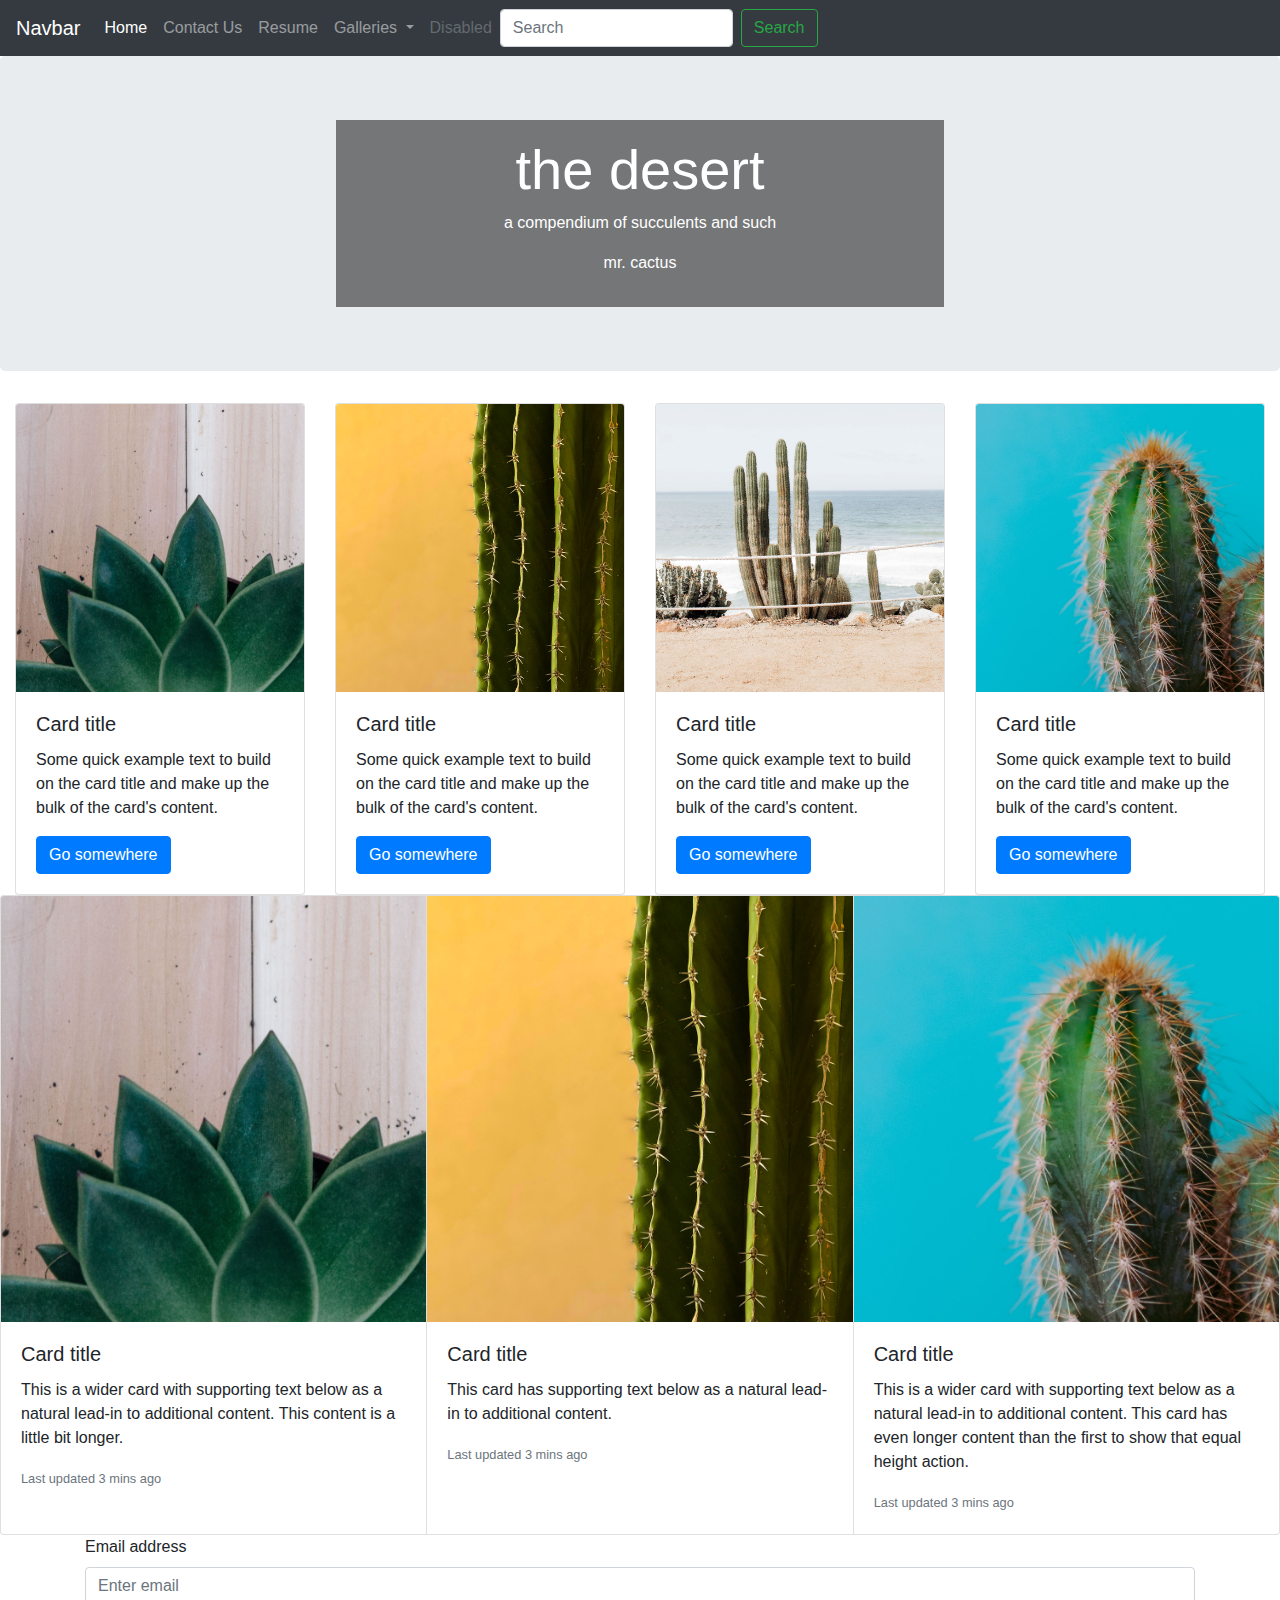
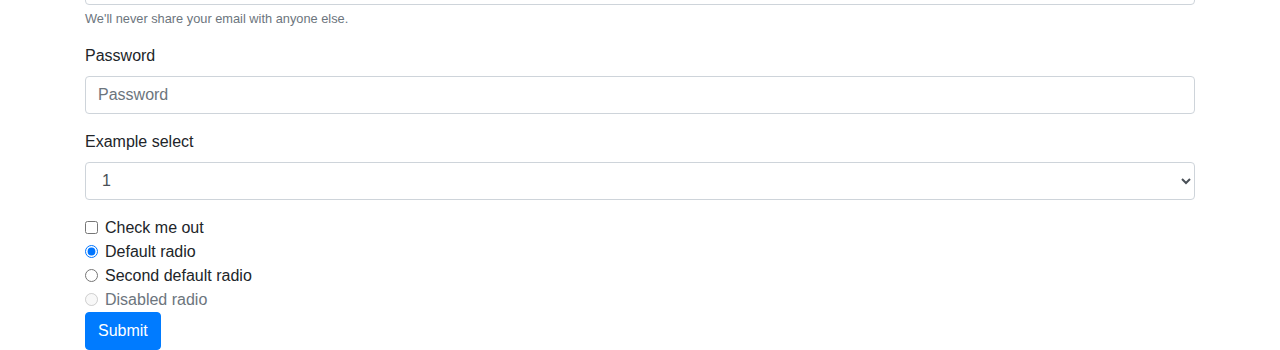
<file: Lab 7 - Working Files/index.html>
<!DOCTYPE html>
<html lang="en">
  <head>
    <meta charset="utf-8">
  	<meta http-equiv="X-UA-Compatible" content="IE=edge">
  	<meta name="viewport" content="width=device-width, initial-scale=1">
    <title>The desert</title>
	  <link href="css/bootstrap.css" rel="stylesheet">
	  <link href="css/custom.css" rel="stylesheet">
  </head>
  <body id="homepage">
	
 <nav class="navbar navbar-expand-lg navbar-dark bg-dark">
    <a class="navbar-brand" href="#">Navbar</a>
    <button class="navbar-toggler" type="button" data-toggle="collapse" data-target="#navbarNav" aria-controls="navbarNav" aria-expanded="false" aria-label="Toggle navigation">
        <span class="navbar-toggler-icon"></span>
    </button>
    <div class="collapse navbar-collapse" id="navbarNav">
        <ul class="navbar-nav">
            <li class="nav-item active">
                <a class="nav-link" href="index.html">Home <span class="sr-only">(current)</span></a>
            </li>
            <li class="nav-item">
                <a class="nav-link" href="contact.html">Contact Us</a>
            </li>
			<li class="nav-item">
                <a class="nav-link" href="resume.html">Resume</a>
            </li>
            <li class="nav-item">
			 <li class="nav-item dropdown">
       			 <a class="nav-link dropdown-toggle" href="gallery.html" id="navbarDropdownMenuLink" role="button" data-toggle="dropdown" aria-haspopup="true" aria-expanded="false">
       			   Galleries
       				 </a>
       			 <div class="dropdown-menu" aria-labelledby="navbarDropdownMenuLink">
       		   <a class="dropdown-item" href="gallery.html">Action</a>
       		   <a class="dropdown-item" href="#">Another action</a>
					 <a class="dropdown-item" href="#">Something else here</a>	 
				 </div>
     		 </li>
                <a class="nav-link disabled" href="#" tabindex="-1" aria-disabled="true">Disabled</a>
            </li>
		  	<form class="form-inline">
    			<input class="form-control mr-sm-2" type="search" placeholder="Search" aria-label="Search">
    			<button class="btn btn-outline-success my-2 my-sm-0" type="submit">Search</button>
  			</form>
        </ul>
    </div>
</nav>
	  
	<header>
	  <div class="jumbotron">
		  <div class="introtext">
			<h1 class="display-4">the desert</h1>
			<p>a compendium of succulents and such</p>
			<p>mr. cactus</p>
		</div>
	  </div>
 </header>
	  
	  <main class="container-fluid">	 
		  <div class="row">
			<div class="col-md">
			  	<div class="card">
				  <img class="card-img-top" src="img/img1.jpg" alt="Card image cap">
				  <div class="card-body">
					<h5 class="card-title">Card title</h5>
					<p class="card-text">Some quick example text to build on the card title and make up the bulk of the card's content.</p>
					<a href="#" class="btn btn-primary">Go somewhere</a>
				  </div>
				</div>
			</div>
			<div class="col-md">
			  <div class="card">
				  <img class="card-img-top" src="img/img2.jpg" alt="Card image cap">
				  <div class="card-body">
					<h5 class="card-title">Card title</h5>
					<p class="card-text">Some quick example text to build on the card title and make up the bulk of the card's content.</p>
					<a href="#" class="btn btn-primary">Go somewhere</a>
				  </div>
				</div>
			</div>
			<div class="col-md">
			  <div class="card">
				  <img class="card-img-top" src="img/img3.jpg" alt="Card image cap">
				  <div class="card-body">
					<h5 class="card-title">Card title</h5>
					<p class="card-text">Some quick example text to build on the card title and make up the bulk of the card's content.</p>
					<a href="#" class="btn btn-primary">Go somewhere</a>
				  </div>
				</div>
			</div>
			  <div class="col-md">
			  <div class="card">
				  <img class="card-img-top" src="img/img4.jpg" alt="Card image cap">
				  <div class="card-body">
					<h5 class="card-title">Card title</h5>
					<p class="card-text">Some quick example text to build on the card title and make up the bulk of the card's content.</p>
					<a href="#" class="btn btn-primary">Go somewhere</a>
				  </div>
				</div>
			</div>
		  </div>
	  </main>
	  
	  
	  <div class="card-group">
  <div class="card">
    <img class="card-img-top" src="img/img1.jpg" alt="Card image cap">
    <div class="card-body">
      <h5 class="card-title">Card title</h5>
      <p class="card-text">This is a wider card with supporting text below as a natural lead-in to additional content. This content is a little bit longer.</p>
      <p class="card-text"><small class="text-muted">Last updated 3 mins ago</small></p>
    </div>
  </div>
  <div class="card">
    <img class="card-img-top" src="img/img2.jpg" alt="Card image cap">
    <div class="card-body">
      <h5 class="card-title">Card title</h5>
      <p class="card-text">This card has supporting text below as a natural lead-in to additional content.</p>
      <p class="card-text"><small class="text-muted">Last updated 3 mins ago</small></p>
    </div>
  </div>
  <div class="card">
    <img class="card-img-top" src="img/img4.jpg" alt="Card image cap">
    <div class="card-body">
      <h5 class="card-title">Card title</h5>
      <p class="card-text">This is a wider card with supporting text below as a natural lead-in to additional content. This card has even longer content than the first to show that equal height action.</p>
      <p class="card-text"><small class="text-muted">Last updated 3 mins ago</small></p>
    </div>
  </div>
</div>
	  <!-- your code here -->
   <footer>
	  <div class="container">
		 <form>
			<div class="form-group">
				<label for="exampleInputEmail1">Email address</label>
				<input type="email" class="form-control" id="exampleInputEmail1" aria-describedby="emailHelp" placeholder="Enter email">
				<small id="emailHelp" class="form-text text-muted">We'll never share your email with anyone else.</small>
			</div>
			<div class="form-group">
				<label for="exampleInputPassword1">Password</label>
				<input type="password" class="form-control" id="exampleInputPassword1" placeholder="Password">
			</div> 
			<div class="form-group">
				<label for="exampleFormControlSelect1">Example select</label>
				<select class="form-control" id="exampleFormControlSelect1">
				  <option>1</option>
				  <option>2</option>
				  <option>3</option>
				  <option>4</option>
				  <option>5</option>
				</select>
		    </div>
			<div class="form-check">
				<input type="checkbox" class="form-check-input" id="exampleCheck1">
				<label class="form-check-label" for="exampleCheck1">Check me out</label>
			</div> 
			 <div class="form-check">
				  <input class="form-check-input" type="radio" name="exampleRadios" id="exampleRadios1" value="option1" checked>
				  <label class="form-check-label" for="exampleRadios1">
					Default radio
				  </label>
			</div>
			<div class="form-check">
				  <input class="form-check-input" type="radio" name="exampleRadios" id="exampleRadios2" value="option2">
				  <label class="form-check-label" for="exampleRadios2">
					Second default radio
				  </label>
			</div>
			<div class="form-check disabled">
				  <input class="form-check-input" type="radio" name="exampleRadios" id="exampleRadios3" value="option3" disabled>
				  <label class="form-check-label" for="exampleRadios3">
					Disabled radio
				  </label>
			</div>
				<button type="submit" class="btn btn-primary">Submit</button>
		</form>	 
	  </div>
</footer>
	<script src="js/jquery.min.js"></script>
	<script src="js/popper.min.js"></script>
	<script src="js/bootstrap.min.js"></script>
  </body>
</html>
</file>
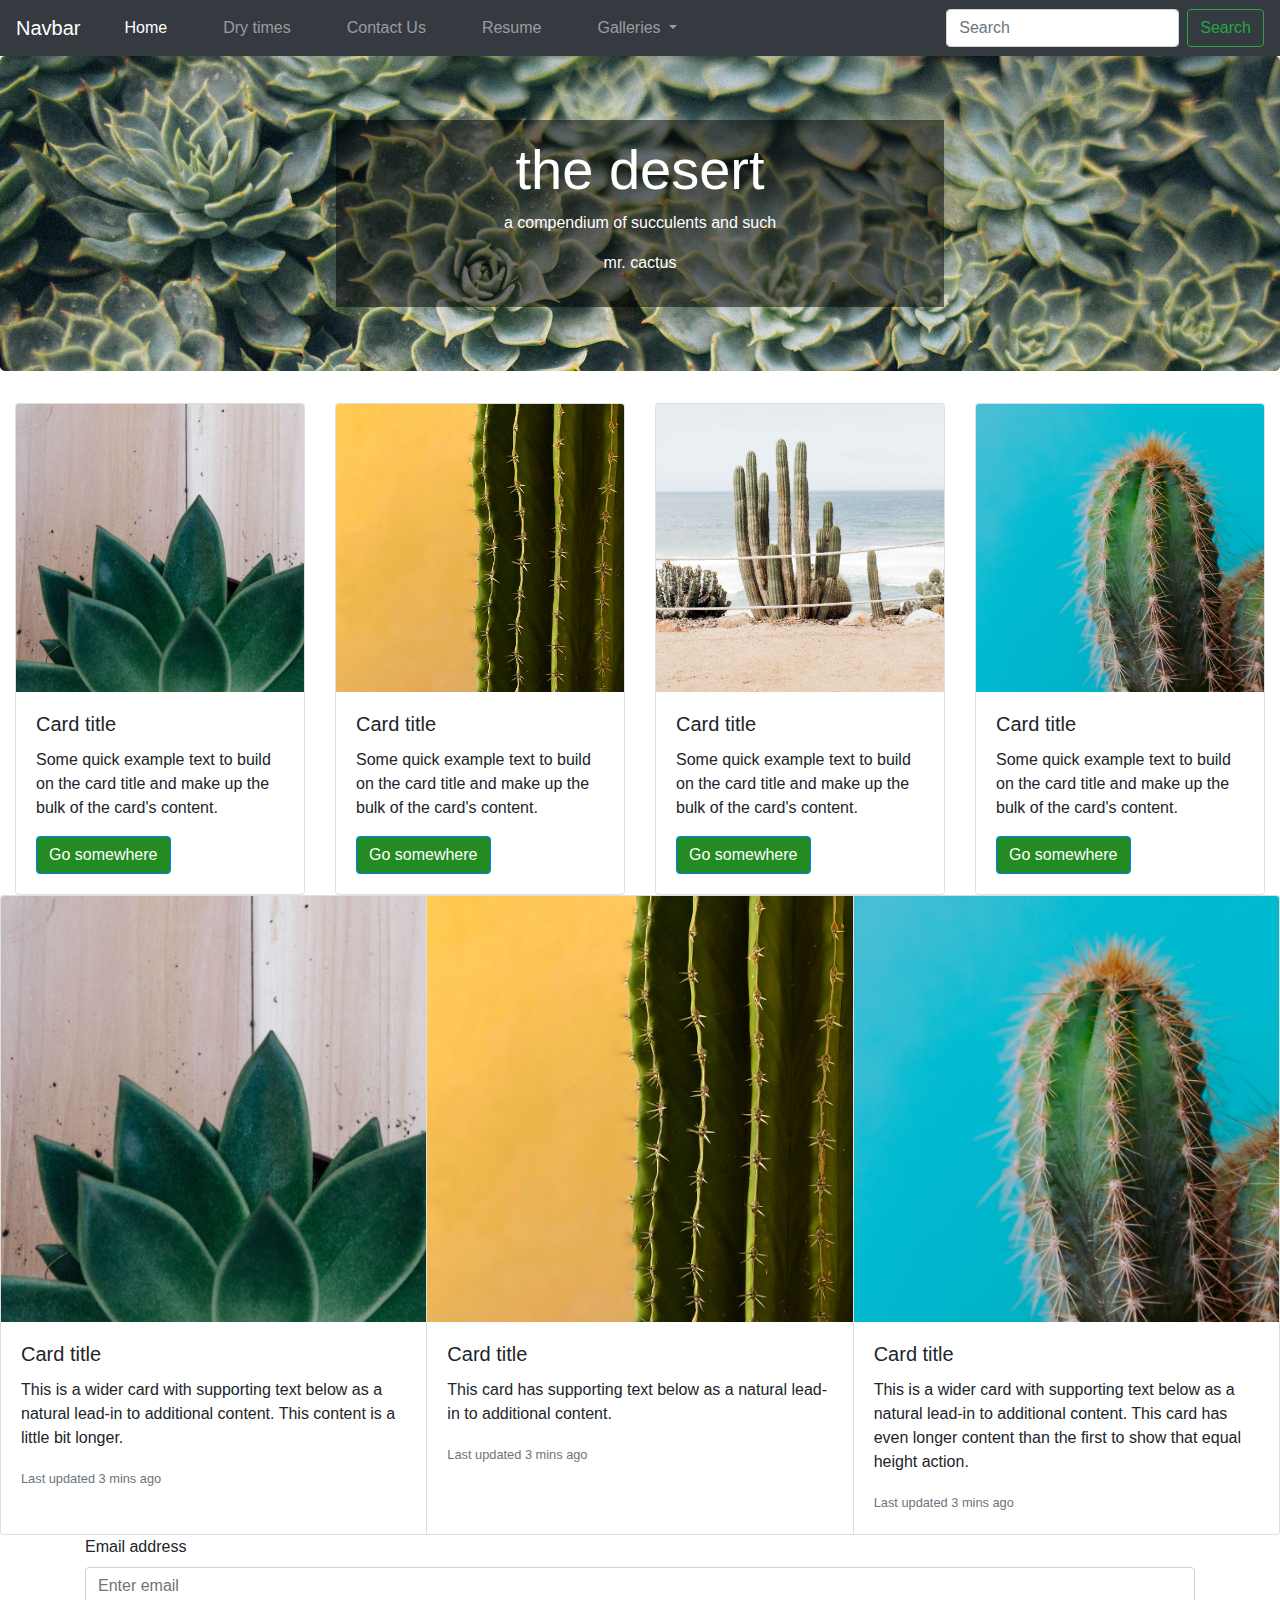
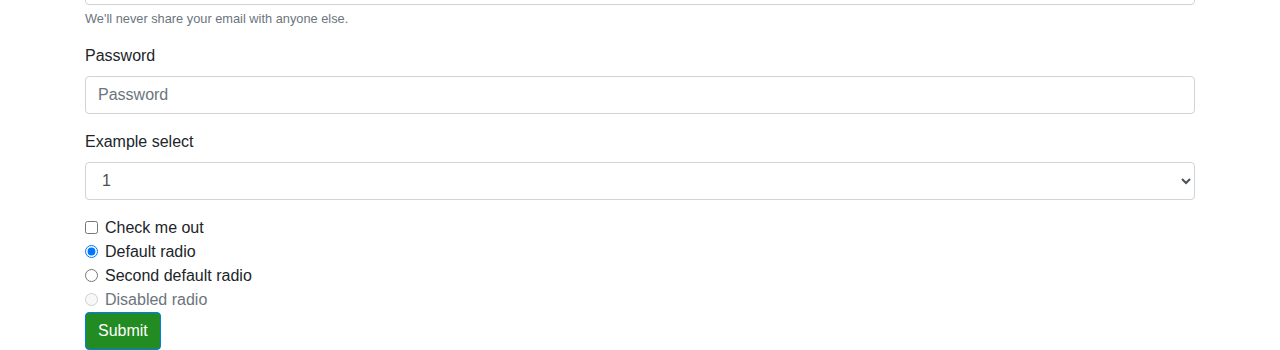
<file: TA file lab8/index.html>
<!DOCTYPE html>
<html lang="en">
<head>
	<meta charset="utf-8">
	<meta http-equiv="X-UA-Compatible" content="IE=edge">
	<meta name="viewport" content="width=device-width, initial-scale=1">
	<title>The desert</title>
	<link href="css/bootstrap.css" rel="stylesheet">
	<link href="css/custom.css" rel="stylesheet">
</head>
<body id="homepage">

	
		<nav class="sticky-top navbar navbar-expand-lg navbar-dark bg-dark">
		<a class="navbar-brand" href="#">Navbar</a>
		<button class="navbar-toggler" type="button" data-toggle="collapse" data-target="#navbarSupportedContent" aria-controls="navbarSupportedContent" aria-expanded="false" aria-label="Toggle navigation">
			<span class="navbar-toggler-icon"></span>
		</button>

		<div class="collapse navbar-collapse" id="navbarSupportedContent">
			<ul class="navbar-nav mr-auto">
				<li class="nav-item active">
					<a class="nav-link" href="index.html">Home <span class="sr-only">(current)</span></a>
				</li>
				<li class="nav-item">
					<a class="nav-link" href="blog.html">Dry times</a>
				</li>
				<li class="nav-item">
					<a class="nav-link" href="Contact.html">Contact Us</a>
				</li>
				<li class="nav-item">
					<a class="nav-link" href="resume.html">Resume</a>
				</li>
				<li class="nav-item dropdown">
					<a class="nav-link dropdown-toggle" href="#" id="navbarDropdown" role="button" data-toggle="dropdown" aria-haspopup="true" aria-expanded="false">
						Galleries
					</a>
					<div class="dropdown-menu" aria-labelledby="navbarDropdown">
						<a class="dropdown-item" href="gallery.html">Gallery</a>
						<a class="dropdown-item" href="#">Another action</a>
						<div class="dropdown-divider"></div>
						<a class="dropdown-item" href="#">Something else here</a>
					</div>
				</li>
			</ul>
			<form class="form-inline my-2 my-lg-0">
				<input class="form-control mr-sm-2" type="search" placeholder="Search" aria-label="Search">
				<button class="btn btn-outline-success my-2 my-sm-0" type="submit">Search</button>
			</form>
		</div>
	</nav>


	<header></header>
	
		<div class="jumbotron">
			<div class="introtext">
				<h1 class="display-4">the desert</h1>
				<p>a compendium of succulents and such</p>
				<p>mr. cactus</p>
			</div>
		</div>
	
	

	<main class="container-fluid">	 
		<div class="row">
			<div class="col-md">
				<div class="card">
					<img class="card-img-top" src="img/img1.jpg" alt="Card image cap">
					<div class="card-body">
						<h5 class="card-title">Card title</h5>
						<p class="card-text">Some quick example text to build on the card title and make up the bulk of the card's content.</p>
						<a href="#" class="btn btn-primary">Go somewhere</a>
					</div>
				</div>
			</div>
			<div class="col-md">
				<div class="card">
					<img class="card-img-top" src="img/img2.jpg" alt="Card image cap">
					<div class="card-body">
						<h5 class="card-title">Card title</h5>
						<p class="card-text">Some quick example text to build on the card title and make up the bulk of the card's content.</p>
						<a href="#" class="btn btn-primary">Go somewhere</a>
					</div>
				</div>
			</div>
			<div class="col-md">
				<div class="card">
					<img class="card-img-top" src="img/img3.jpg" alt="Card image cap">
					<div class="card-body">
						<h5 class="card-title">Card title</h5>
						<p class="card-text">Some quick example text to build on the card title and make up the bulk of the card's content.</p>
						<a href="#" class="btn btn-primary">Go somewhere</a>
					</div>
				</div>
			</div>
			<div class="col-md">
				<div class="card">
					<img class="card-img-top" src="img/img4.jpg" alt="Card image cap">
					<div class="card-body">
						<h5 class="card-title">Card title</h5>
						<p class="card-text">Some quick example text to build on the card title and make up the bulk of the card's content.</p>
						<a href="#" class="btn btn-primary">Go somewhere</a>
					</div>
				</div>
			</div>
		</div>
	</main>


	<div class="card-group">
		<div class="card">
			<img class="card-img-top" src="img/img1.jpg" alt="Card image cap">
			<div class="card-body">
				<h5 class="card-title">Card title</h5>
				<p class="card-text">This is a wider card with supporting text below as a natural lead-in to additional content. This content is a little bit longer.</p>
				<p class="card-text"><small class="text-muted">Last updated 3 mins ago</small></p>
			</div>
		</div>
		<div class="card">
			<img class="card-img-top" src="img/img2.jpg" alt="Card image cap">
			<div class="card-body">
				<h5 class="card-title">Card title</h5>
				<p class="card-text">This card has supporting text below as a natural lead-in to additional content.</p>
				<p class="card-text"><small class="text-muted">Last updated 3 mins ago</small></p>
			</div>
		</div>
		<div class="card">
			<img class="card-img-top" src="img/img4.jpg" alt="Card image cap">
			<div class="card-body">
				<h5 class="card-title">Card title</h5>
				<p class="card-text">This is a wider card with supporting text below as a natural lead-in to additional content. This card has even longer content than the first to show that equal height action.</p>
				<p class="card-text"><small class="text-muted">Last updated 3 mins ago</small></p>
			</div>
		</div>
	</div>
	<!-- your code here -->

	<footer>
		<div class="container">
			<form>
				<div class="form-group">
					<label for="exampleInputEmail1">Email address</label>
					<input type="email" class="form-control" id="exampleInputEmail1" aria-describedby="emailHelp" placeholder="Enter email">
					<small id="emailHelp" class="form-text text-muted">We'll never share your email with anyone else.</small>
				</div>
				<div class="form-group">
					<label for="exampleInputPassword1">Password</label>
					<input type="password" class="form-control" id="exampleInputPassword1" placeholder="Password">
				</div> 
				<div class="form-group">
					<label for="exampleFormControlSelect1">Example select</label>
					<select class="form-control" id="exampleFormControlSelect1">
						<option>1</option>
						<option>2</option>
						<option>3</option>
						<option>4</option>
						<option>5</option>
					</select>
				</div>
				<div class="form-check">
					<input type="checkbox" class="form-check-input" id="exampleCheck1">
					<label class="form-check-label" for="exampleCheck1">Check me out</label>
				</div> 
				<div class="form-check">
					<input class="form-check-input" type="radio" name="exampleRadios" id="exampleRadios1" value="option1" checked>
					<label class="form-check-label" for="exampleRadios1">
						Default radio
					</label>
				</div>
				<div class="form-check">
					<input class="form-check-input" type="radio" name="exampleRadios" id="exampleRadios2" value="option2">
					<label class="form-check-label" for="exampleRadios2">
						Second default radio
					</label>
				</div>
				<div class="form-check disabled">
					<input class="form-check-input" type="radio" name="exampleRadios" id="exampleRadios3" value="option3" disabled>
					<label class="form-check-label" for="exampleRadios3">
						Disabled radio
					</label>
				</div>
				<button type="submit" class="btn btn-primary">Submit</button>
			</form>	 
		</div>
	</footer>
	
	 
	
	<script src="js/jquery.min.js"></script>
	<script src="js/popper.min.js"></script>
	<script src="js/bootstrap.min.js"></script>
</body>
</html>
</file>
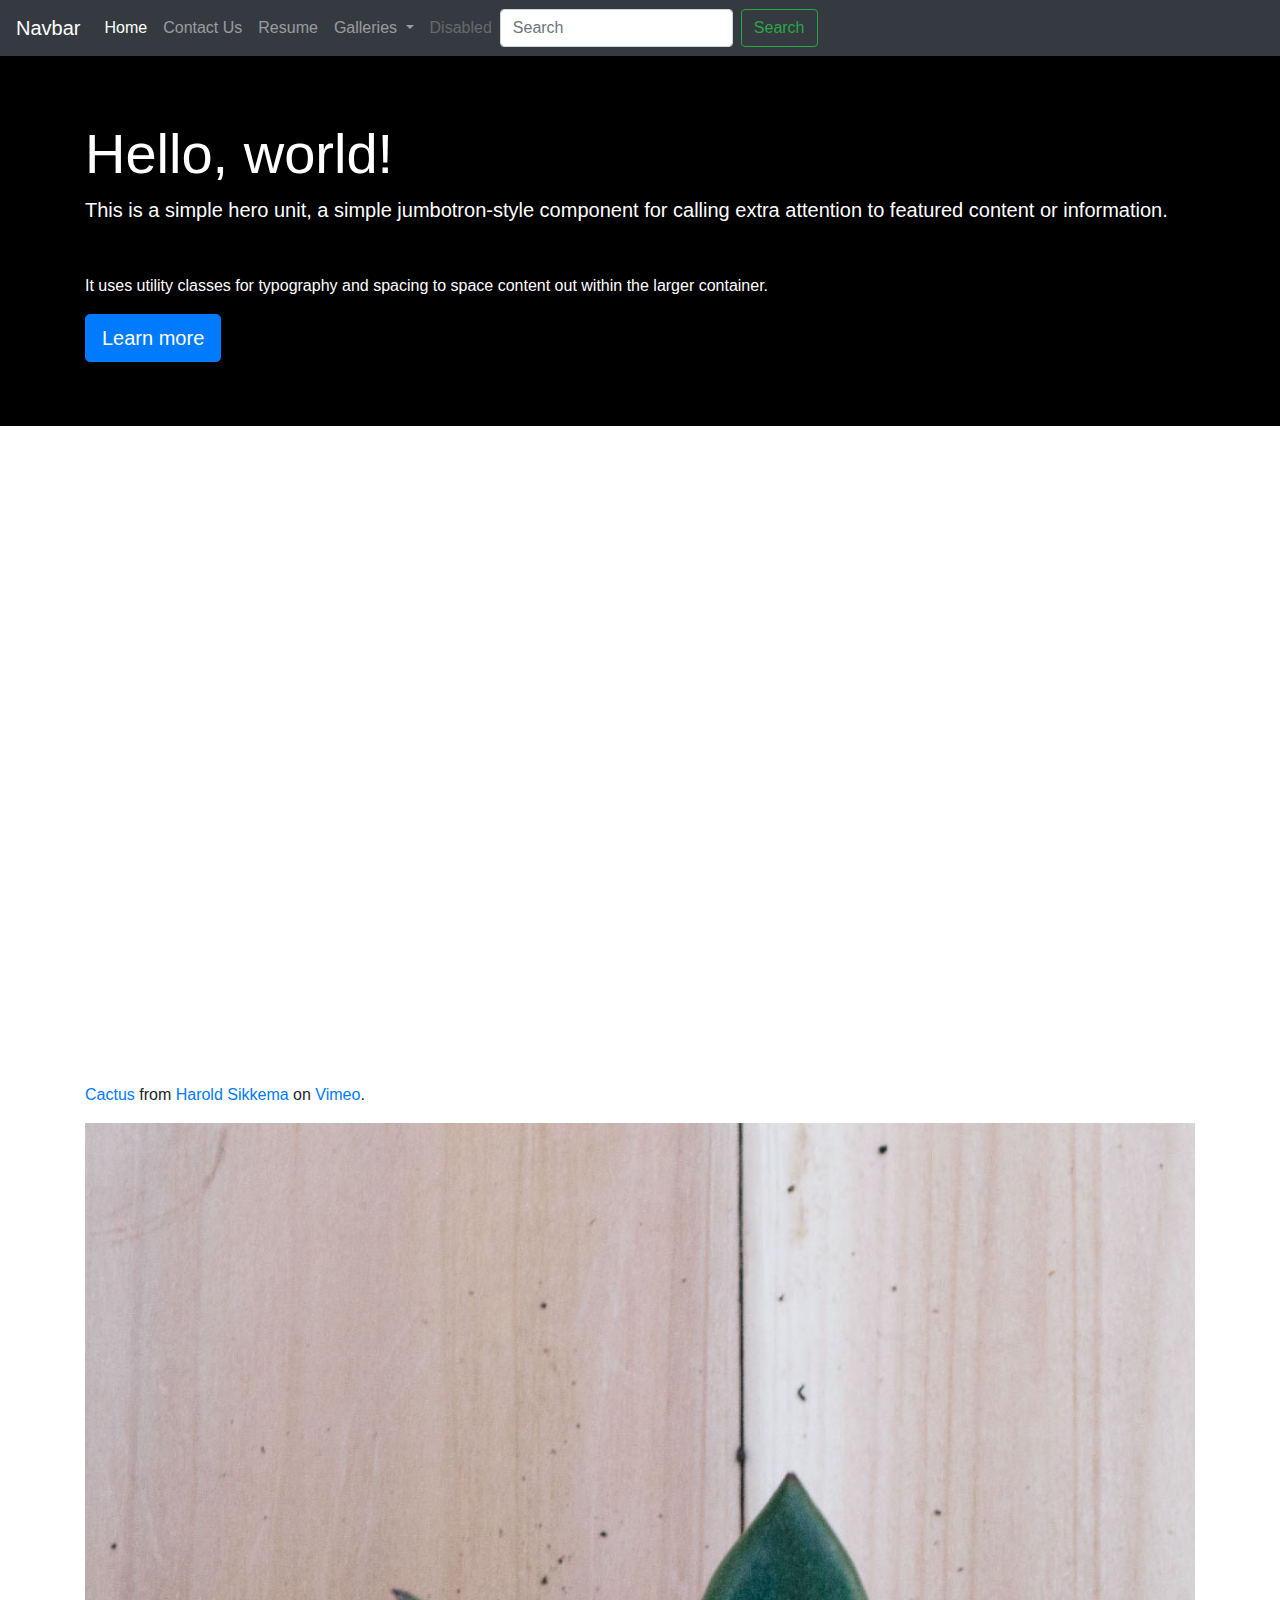
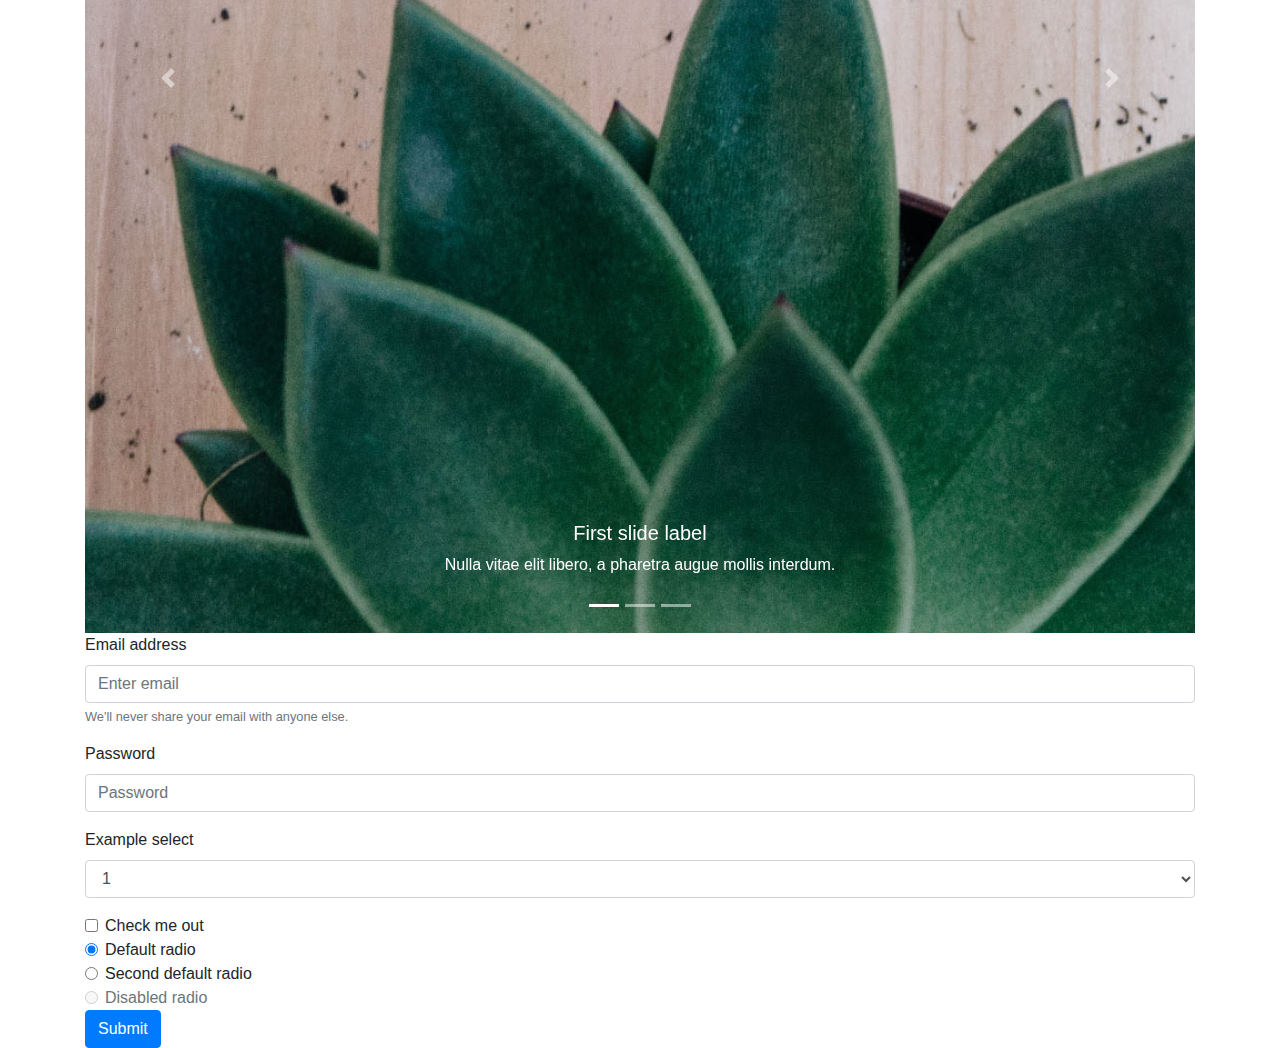
<file: Lab 7 - Working Files/gallery.html>
<!doctype html>
<html>
<head>
<meta charset="UTF-8">
<title>Gallery Page</title>
	<link href="css/bootstrap.css" rel="stylesheet">
	  <link href="css/custom.css" rel="stylesheet">
</head>

<body id="gallery">
<nav class="navbar navbar-expand-lg navbar-dark bg-dark">
    <a class="navbar-brand" href="#">Navbar</a>
    <button class="navbar-toggler" type="button" data-toggle="collapse" data-target="#navbarNav" aria-controls="navbarNav" aria-expanded="false" aria-label="Toggle navigation">
        <span class="navbar-toggler-icon"></span>
    </button>
    <div class="collapse navbar-collapse" id="navbarNav">
        <ul class="navbar-nav">
            <li class="nav-item active">
                <a class="nav-link" href="index.html">Home <span class="sr-only">(current)</span></a>
            </li>
            <li class="nav-item">
                <a class="nav-link" href="contact.html">Contact Us</a>
            </li>
			<li class="nav-item">
                <a class="nav-link" href="resume.html">Resume</a>
            </li>
            <li class="nav-item">
			 <li class="nav-item dropdown">
       			 <a class="nav-link dropdown-toggle" href="gallery.html" id="navbarDropdownMenuLink" role="button" data-toggle="dropdown" aria-haspopup="true" aria-expanded="false">
       			   Galleries
       				 </a>
       			 <div class="dropdown-menu" aria-labelledby="navbarDropdownMenuLink">
       		   <a class="dropdown-item" href="gallery.html">Action</a>
       		   <a class="dropdown-item" href="#">Another action</a>
					 <a class="dropdown-item" href="#">Something else here</a>	 
				 </div>
     		 </li>
                <a class="nav-link disabled" href="#" tabindex="-1" aria-disabled="true">Disabled</a>
            </li>
		  	<form class="form-inline">
    			<input class="form-control mr-sm-2" type="search" placeholder="Search" aria-label="Search">
    			<button class="btn btn-outline-success my-2 my-sm-0" type="submit">Search</button>
  			</form>
        </ul>
    </div>
</nav>
	
	<div class="jumbotron jumbotron-fluid">

<video autoplay muted loop poster="https://dummyimage.com/900x400/000/fff">    
    <source src="https://clips.vorwaerts-gmbh.de/big_buck_bunny.mp4" type="video/mp4">
  
</video>

  <div class="container text-white">

    <h1 class="display-4">Hello, world!</h1>
    <p class="lead">This is a simple hero unit, a simple jumbotron-style component for calling extra attention to featured content or information.</p>
    <hr class="my-4">
    <p>It uses utility classes for typography and spacing to space content out within the larger container.</p>
    <a class="btn btn-primary btn-lg" href="#" role="button">Learn more</a>

  </div>
  <!-- /.container -->
</div>
<!-- /.jumbotron -->
	
	<main class="container">
		<div class="embed-responsive embed-responsive-16by9">
		<iframe src="https://player.vimeo.com/video/340199442" width="640" height="360" frameborder="0" allow="autoplay; fullscreen" allowfullscreen></iframe>
			<p><a href="https://vimeo.com/340199442">Cactus</a> from <a href="https://vimeo.com/user91094002">Harold Sikkema</a> on <a href="https://vimeo.com">Vimeo</a>.</p>
		</div>
		


	
	<div class="bd-example">
  <div id="carouselExampleCaptions" class="carousel slide" data-ride="carousel">
    <ol class="carousel-indicators">
      <li data-target="#carouselExampleCaptions" data-slide-to="0" class="active"></li>
      <li data-target="#carouselExampleCaptions" data-slide-to="1"></li>
      <li data-target="#carouselExampleCaptions" data-slide-to="2"></li>
    </ol>
    <div class="carousel-inner">
      <div class="carousel-item active">
        <img src="img/img1.jpg" class="d-block w-100" alt="...">
        <div class="carousel-caption d-none d-md-block">
          <h5>First slide label</h5>
          <p>Nulla vitae elit libero, a pharetra augue mollis interdum.</p>
        </div>
      </div>
      <div class="carousel-item">
        <img src="img/img2.jpg" class="d-block w-100" alt="...">
        <div class="carousel-caption d-none d-md-block">
          <h5>Second slide label</h5>
          <p>Lorem ipsum dolor sit amet, consectetur adipiscing elit.</p>
        </div>
      </div>
      <div class="carousel-item">
        <img src="img/img3.jpg" class="d-block w-100" alt="...">
        <div class="carousel-caption d-none d-md-block">
          <h5>Third slide label</h5>
          <p>Praesent commodo cursus magna, vel scelerisque nisl consectetur.</p>
        </div>
      </div>
    </div>
    <a class="carousel-control-prev" href="#carouselExampleCaptions" role="button" data-slide="prev">
      <span class="carousel-control-prev-icon" aria-hidden="true"></span>
      <span class="sr-only">Previous</span>
    </a>
    <a class="carousel-control-next" href="#carouselExampleCaptions" role="button" data-slide="next">
      <span class="carousel-control-next-icon" aria-hidden="true"></span>
      <span class="sr-only">Next</span>
    </a>
  </div>
</div>

	
	</main>
	
	
	
<footer>
	  <div class="container">
		 <form>
			<div class="form-group">
				<label for="exampleInputEmail1">Email address</label>
				<input type="email" class="form-control" id="exampleInputEmail1" aria-describedby="emailHelp" placeholder="Enter email">
				<small id="emailHelp" class="form-text text-muted">We'll never share your email with anyone else.</small>
			</div>
			<div class="form-group">
				<label for="exampleInputPassword1">Password</label>
				<input type="password" class="form-control" id="exampleInputPassword1" placeholder="Password">
			</div> 
			<div class="form-group">
				<label for="exampleFormControlSelect1">Example select</label>
				<select class="form-control" id="exampleFormControlSelect1">
				  <option>1</option>
				  <option>2</option>
				  <option>3</option>
				  <option>4</option>
				  <option>5</option>
				</select>
		    </div>
			<div class="form-check">
				<input type="checkbox" class="form-check-input" id="exampleCheck1">
				<label class="form-check-label" for="exampleCheck1">Check me out</label>
			</div> 
			 <div class="form-check">
				  <input class="form-check-input" type="radio" name="exampleRadios" id="exampleRadios1" value="option1" checked>
				  <label class="form-check-label" for="exampleRadios1">
					Default radio
				  </label>
			</div>
			<div class="form-check">
				  <input class="form-check-input" type="radio" name="exampleRadios" id="exampleRadios2" value="option2">
				  <label class="form-check-label" for="exampleRadios2">
					Second default radio
				  </label>
			</div>
			<div class="form-check disabled">
				  <input class="form-check-input" type="radio" name="exampleRadios" id="exampleRadios3" value="option3" disabled>
				  <label class="form-check-label" for="exampleRadios3">
					Disabled radio
				  </label>
			</div>
				<button type="submit" class="btn btn-primary">Submit</button>
		</form>	 
	  </div>
	<script src="js/jquery.min.js"></script>
	<script src="js/popper.min.js"></script>
	<script src="js/bootstrap.min.js"></script>
</footer>
</body>
</html>
</file>
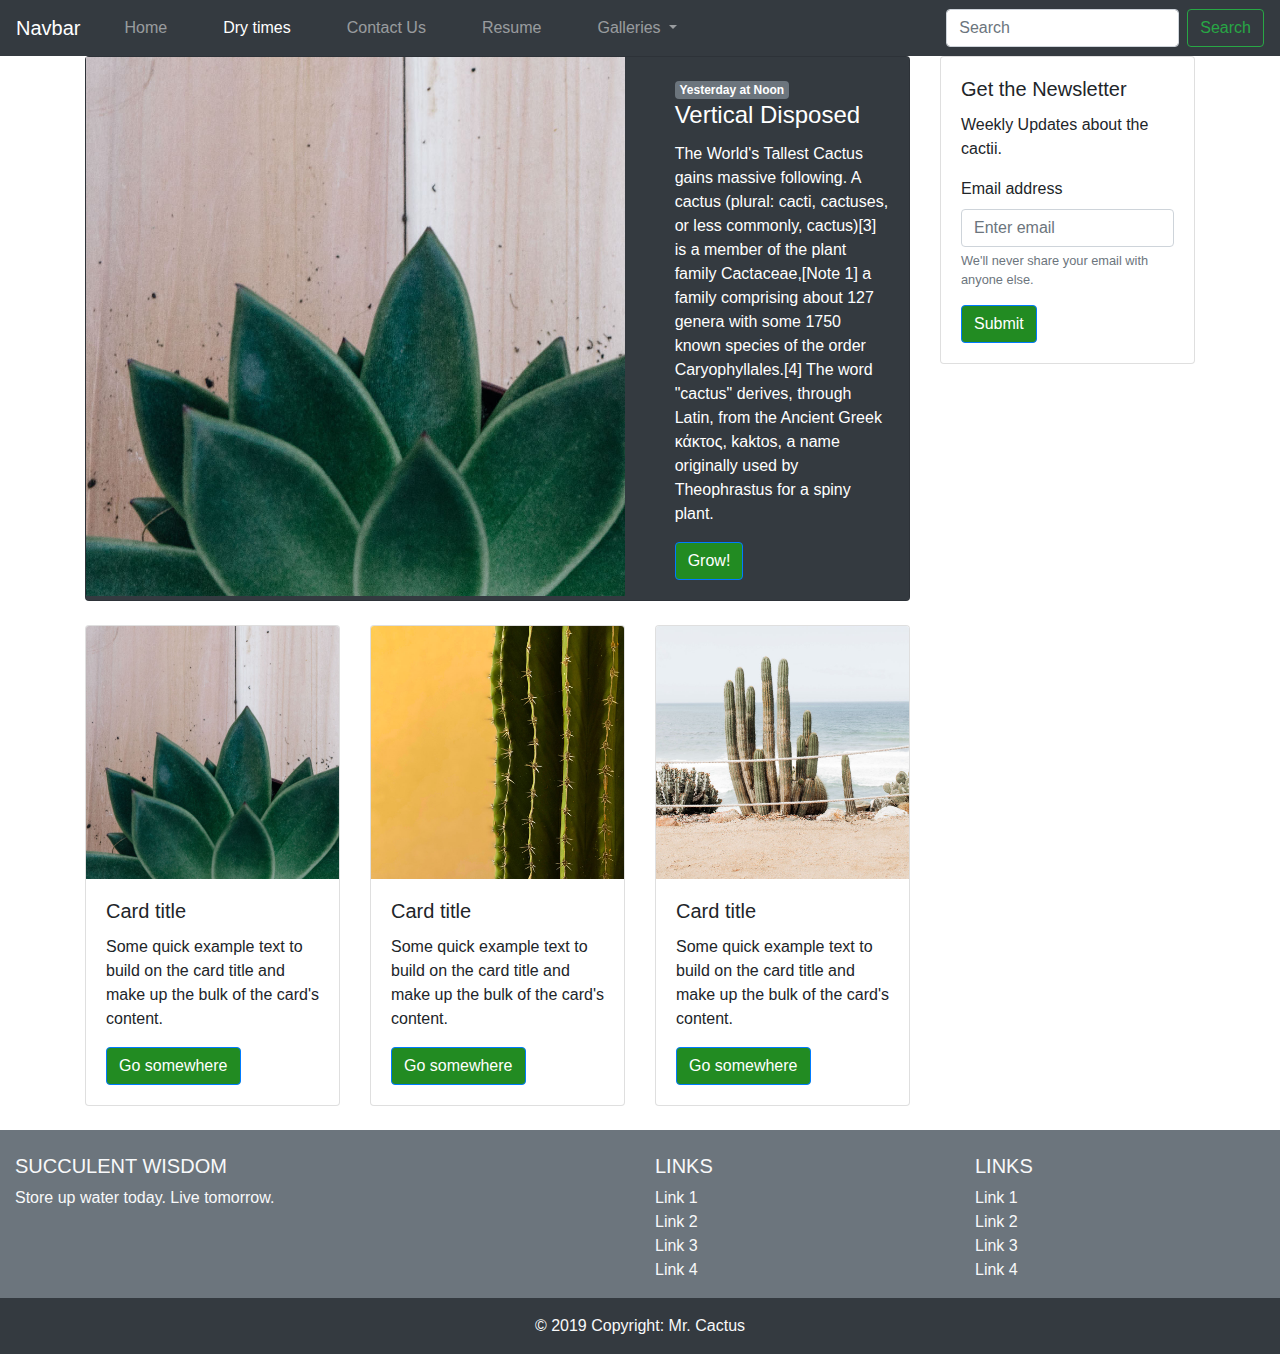
<file: TA file lab8/blog.html>
<!DOCTYPE html>
<html>
<head>
	<meta charset="utf-8">
	<meta name="viewport" content="width=device-width, initial-scale=1">
	<title>The desert</title>
	<link href="css/bootstrap.css" rel="stylesheet">
	<link href="css/custom.css" rel="stylesheet">
</head>
<body>
	
		<nav class="sticky-top navbar navbar-expand-lg navbar-dark bg-dark">
		<a class="navbar-brand" href="#">Navbar</a>
		<button class="navbar-toggler" type="button" data-toggle="collapse" data-target="#navbarSupportedContent" aria-controls="navbarSupportedContent" aria-expanded="false" aria-label="Toggle navigation">
			<span class="navbar-toggler-icon"></span>
		</button>

		<div class="collapse navbar-collapse" id="navbarSupportedContent">
			<ul class="navbar-nav mr-auto">
				<li class="nav-item">
					<a class="nav-link" href="index.html">Home <span class="sr-only">(current)</span></a>
				</li>
				<li class="nav-item">
					<a class="nav-link active" href="blog.html">Dry times</a>
				</li>
				<li class="nav-item">
					<a class="nav-link" href="Contact.html">Contact Us</a>
				</li>
				<li class="nav-item">
					<a class="nav-link" href="resume.html">Resume</a>
				</li>
				<li class="nav-item dropdown">
					<a class="nav-link dropdown-toggle" href="#" id="navbarDropdown" role="button" data-toggle="dropdown" aria-haspopup="true" aria-expanded="false">
						Galleries
					</a>
					<div class="dropdown-menu" aria-labelledby="navbarDropdown">
						<a class="dropdown-item" href="gallery.html">Gallery</a>
						<a class="dropdown-item" href="#">Another action</a>
						<div class="dropdown-divider"></div>
						<a class="dropdown-item" href="#">Something else here</a>
					</div>
				</li>
		
			</ul>
			<form class="form-inline my-2 my-lg-0">
				<input class="form-control mr-sm-2" type="search" placeholder="Search" aria-label="Search">
				<button class="btn btn-outline-success my-2 my-sm-0" type="submit">Search</button>
			</form>
		</div>
	</nav>
	
	
	<header></header>
	
	
	<div class="container">
		<div class="row">
			<div class="col-9">
				<div class="card bg-dark text-white">
					<div class="row">
						<div class="col-md-8">
							<img src="img/img1.jpg" class="img-fluid">
						</div>
						<div class="col-md-4">
							<div class="card-body bg-dark">
								<span class="badge badge-secondary">Yesterday at Noon</span>
								<h4 class="card-title">Vertical Disposed</h4>
								<p class="card-text">The World's Tallest Cactus gains massive following. A cactus (plural: cacti, cactuses, or less commonly, cactus)[3] is a member of the plant family Cactaceae,[Note 1] a family comprising about 127 genera with some 1750 known species of the order Caryophyllales.[4] The word "cactus" derives, through Latin, from the Ancient Greek κάκτος, kaktos, a name originally used by Theophrastus for a spiny plant.</p>
								<a href="tallest.html" class="btn btn-primary">Grow!</a>
							</div>
						</div>
					</div>
				</div>
				</div>
					<div class="col-3">
				<div class="card">
					<div class="card-body">
						<h5 class="card-title">
							Get the Newsletter
						</h5>
						<p class="card-text">
							Weekly Updates about the cactii.
						</p>
						<form>
				<div class="form-group">
					<label for="exampleInputEmail1">Email address</label>
					<input type="email" class="form-control" id="exampleInputEmail1" aria-describedby="emailHelp" placeholder="Enter email">
					<small id="emailHelp" class="form-text text-muted">We'll never share your email with anyone else.</small>
				</div>
				<button type="submit" class="btn btn-primary">Submit</button>
			</form>
				
					</div>
				</div>
			</div>
	</div>
				<!--end of first column-->
				<div class="row mt-4">
			<div class="col-md-3">
				<div class="card">
					<img class="card-img-top" src="img/img1.jpg" alt="Card image cap">
					<div class="card-body">
						<h5 class="card-title">Card title</h5>
						<p class="card-text">Some quick example text to build on the card title and make up the bulk of the card's content.</p>
						<a href="#" class="btn btn-primary">Go somewhere</a>
					</div>
				</div>
			</div>
				
				<div class="col-md-3">
				<div class="card">
					<img class="card-img-top" src="img/img2.jpg" alt="Card image cap">
					<div class="card-body">
						<h5 class="card-title">Card title</h5>
						<p class="card-text">Some quick example text to build on the card title and make up the bulk of the card's content.</p>
						<a href="#" class="btn btn-primary">Go somewhere</a>
					</div>
				</div>
			</div>
					
			<div class="col-md-3">
				<div class="card">
					<img class="card-img-top" src="img/img3.jpg" alt="Card image cap">
					<div class="card-body">
						<h5 class="card-title">Card title</h5>
						<p class="card-text">Some quick example text to build on the card title and make up the bulk of the card's content.</p>
						<a href="#" class="btn btn-primary">Go somewhere</a>
					</div>
				</div>
			</div>
		</div>
	
	</div>

	
	 <footer class="page-footer font-small text-light bg-secondary pt-4 mt-4">
   <div class="container-fluid text-center text-md-left">
     <div class="row">
       <div class="col-md-6 mt-md-0 mt-3">
         <h5 class="text-uppercase">Succulent Wisdom</h5>
         <p>Store up water today. Live tomorrow.</p>
       </div>
       <hr class="clearfix w-100 d-md-none pb-3">
       <div class="col-md-3 mb-md-0 mb-3">
         <h5 class="text-uppercase">Links</h5>
         <ul class="list-unstyled">
           <li> <a class="text-light" href="#!">Link 1</a> </li>
           <li> <a class="text-light" href="#!">Link 2</a> </li>
           <li> <a class="text-light" href="#!">Link 3</a> </li>
           <li> <a class="text-light" href="#!">Link 4</a> </li>
         </ul>
       </div>
       <div class="col-md-3 mb-md-0 mb-3">
         <h5 class="text-uppercase">Links</h5>
         <ul class="list-unstyled">
           <li> <a class="text-light" href="#!">Link 1</a> </li>
           <li> <a class="text-light" href="#!">Link 2</a> </li>
           <li> <a class="text-light" href="#!">Link 3</a> </li>
           <li> <a class="text-light" href="#!">Link 4</a> </li>
         </ul>
       </div>
     </div>
   </div>
   <div class="bg-dark footer-copyright text-center py-3">© 2019 Copyright:
     <a class="text-light" href="https://cact.us"> Mr. Cactus</a>
   </div>
 </footer>
	
	<script src="js/jquery.min.js"></script>
	<script src="js/popper.min.js"></script>
	<script src="js/bootstrap.min.js"></script>
</body>
</html>
</file>
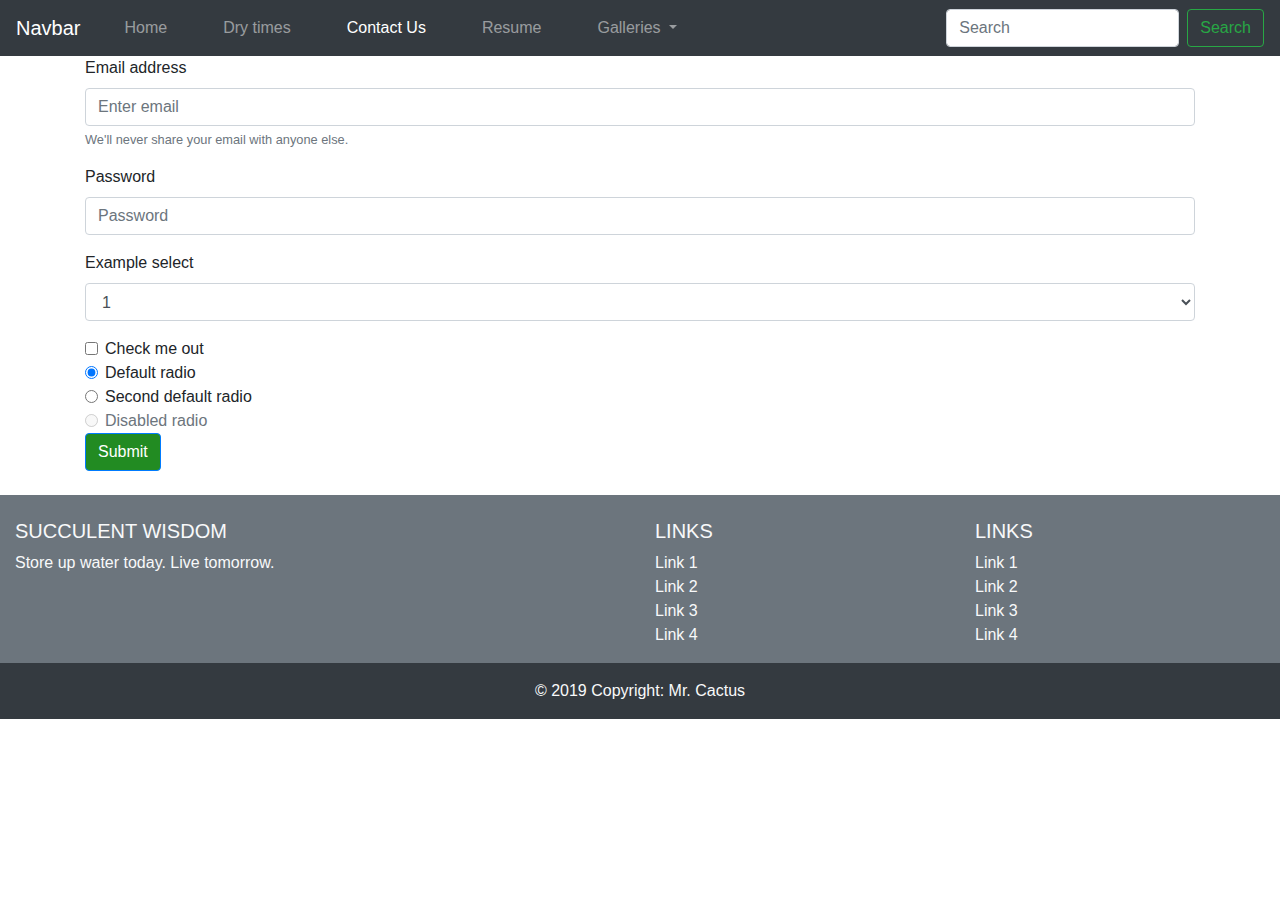
<file: TA file lab8/contact.html>
<!DOCTYPE html>
<html>
<head>
	<meta charset="utf-8">
	<meta name="viewport" content="width=device-width, initial-scale=1">
	<title>The desert</title>
	<link href="css/bootstrap.css" rel="stylesheet">
	<link href="css/custom.css" rel="stylesheet">
</head>
<body>

		<nav class="sticky-top navbar navbar-expand-lg navbar-dark bg-dark">
		<a class="navbar-brand" href="#">Navbar</a>
		<button class="navbar-toggler" type="button" data-toggle="collapse" data-target="#navbarSupportedContent" aria-controls="navbarSupportedContent" aria-expanded="false" aria-label="Toggle navigation">
			<span class="navbar-toggler-icon"></span>
		</button>

		<div class="collapse navbar-collapse" id="navbarSupportedContent">
			<ul class="navbar-nav mr-auto">
				<li class="nav-item">
					<a class="nav-link" href="index.html">Home <span class="sr-only">(current)</span></a>
				</li>
				<li class="nav-item">
					<a class="nav-link" href="blog.html">Dry times</a>
				</li>
				<li class="nav-item">
					<a class="nav-link active" href="Contact.html">Contact Us</a>
				</li>
				<li class="nav-item">
					<a class="nav-link" href="resume.html">Resume</a>
				</li>
				<li class="nav-item dropdown">
					<a class="nav-link dropdown-toggle" href="#" id="navbarDropdown" role="button" data-toggle="dropdown" aria-haspopup="true" aria-expanded="false">
						Galleries
					</a>
					<div class="dropdown-menu" aria-labelledby="navbarDropdown">
						<a class="dropdown-item" href="gallery.html">Gallery</a>
						<a class="dropdown-item" href="#">Another action</a>
						<div class="dropdown-divider"></div>
						<a class="dropdown-item" href="#">Something else here</a>
					</div>
				</li>
			</ul>
			<form class="form-inline my-2 my-lg-0">
				<input class="form-control mr-sm-2" type="search" placeholder="Search" aria-label="Search">
				<button class="btn btn-outline-success my-2 my-sm-0" type="submit">Search</button>
			</form>
		</div>
	</nav>


	<div class="container">
			<form>
				<div class="form-group">
					<label for="exampleInputEmail1">Email address</label>
					<input type="email" class="form-control" id="exampleInputEmail1" aria-describedby="emailHelp" placeholder="Enter email">
					<small id="emailHelp" class="form-text text-muted">We'll never share your email with anyone else.</small>
				</div>
				<div class="form-group">
					<label for="exampleInputPassword1">Password</label>
					<input type="password" class="form-control" id="exampleInputPassword1" placeholder="Password">
				</div> 
				<div class="form-group">
					<label for="exampleFormControlSelect1">Example select</label>
					<select class="form-control" id="exampleFormControlSelect1">
						<option>1</option>
						<option>2</option>
						<option>3</option>
						<option>4</option>
						<option>5</option>
					</select>
				</div>
				<div class="form-check">
					<input type="checkbox" class="form-check-input" id="exampleCheck1">
					<label class="form-check-label" for="exampleCheck1">Check me out</label>
				</div> 
				<div class="form-check">
					<input class="form-check-input" type="radio" name="exampleRadios" id="exampleRadios1" value="option1" checked>
					<label class="form-check-label" for="exampleRadios1">
						Default radio
					</label>
				</div>
				<div class="form-check">
					<input class="form-check-input" type="radio" name="exampleRadios" id="exampleRadios2" value="option2">
					<label class="form-check-label" for="exampleRadios2">
						Second default radio
					</label>
				</div>
				<div class="form-check disabled">
					<input class="form-check-input" type="radio" name="exampleRadios" id="exampleRadios3" value="option3" disabled>
					<label class="form-check-label" for="exampleRadios3">
						Disabled radio
					</label>
				</div>
				<button type="submit" class="btn btn-primary">Submit</button>
			</form>	 
		</div>
	
	 <footer class="page-footer font-small text-light bg-secondary pt-4 mt-4">
   <div class="container-fluid text-center text-md-left">
     <div class="row">
       <div class="col-md-6 mt-md-0 mt-3">
         <h5 class="text-uppercase">Succulent Wisdom</h5>
         <p>Store up water today. Live tomorrow.</p>
       </div>
       <hr class="clearfix w-100 d-md-none pb-3">
       <div class="col-md-3 mb-md-0 mb-3">
         <h5 class="text-uppercase">Links</h5>
         <ul class="list-unstyled">
           <li> <a class="text-light" href="#!">Link 1</a> </li>
           <li> <a class="text-light" href="#!">Link 2</a> </li>
           <li> <a class="text-light" href="#!">Link 3</a> </li>
           <li> <a class="text-light" href="#!">Link 4</a> </li>
         </ul>
       </div>
       <div class="col-md-3 mb-md-0 mb-3">
         <h5 class="text-uppercase">Links</h5>
         <ul class="list-unstyled">
           <li> <a class="text-light" href="#!">Link 1</a> </li>
           <li> <a class="text-light" href="#!">Link 2</a> </li>
           <li> <a class="text-light" href="#!">Link 3</a> </li>
           <li> <a class="text-light" href="#!">Link 4</a> </li>
         </ul>
       </div>
     </div>
   </div>
   <div class="bg-dark footer-copyright text-center py-3">© 2019 Copyright:
     <a class="text-light" href="https://cact.us"> Mr. Cactus</a>
   </div>
 </footer>
	
	
	<script src="js/jquery.min.js"></script>
	<script src="js/popper.min.js"></script>
	<script src="js/bootstrap.min.js"></script>
</body>
</html>
</file>
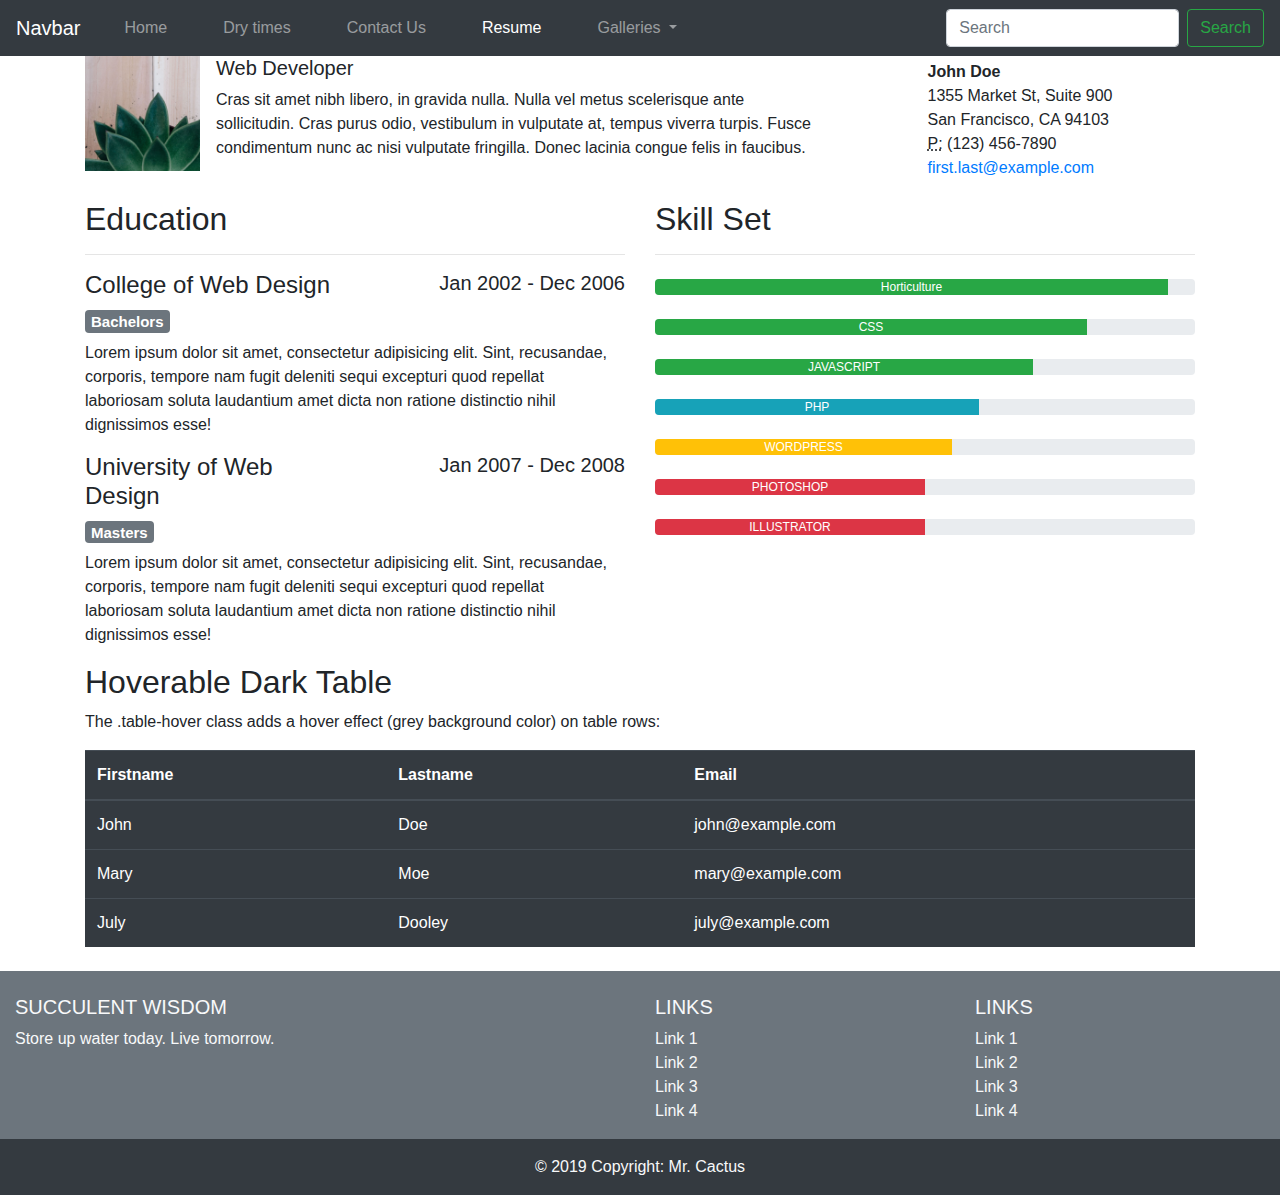
<file: TA file lab8/resume.html>
<!DOCTYPE html>
<html>
<head>
	<meta charset="utf-8">
	<meta name="viewport" content="width=device-width, initial-scale=1">
	<title>The desert</title>
	<link href="css/bootstrap.css" rel="stylesheet">
	<link href="css/custom.css" rel="stylesheet">
</head>
<body>
		
	<nav class="sticky-top navbar navbar-expand-lg navbar-dark bg-dark">
		<a class="navbar-brand" href="#">Navbar</a>
		<button class="navbar-toggler" type="button" data-toggle="collapse" data-target="#navbarSupportedContent" aria-controls="navbarSupportedContent" aria-expanded="false" aria-label="Toggle navigation">
			<span class="navbar-toggler-icon"></span>
		</button>

		<div class="collapse navbar-collapse" id="navbarSupportedContent">
			<ul class="navbar-nav mr-auto">
				<li class="nav-item">
					<a class="nav-link" href="index.html">Home <span class="sr-only">(current)</span></a>
				</li>
				<li class="nav-item">
					<a class="nav-link" href="blog.html">Dry times</a>
				</li>
				<li class="nav-item">
					<a class="nav-link" href="Contact.html">Contact Us</a>
				</li>
				<li class="nav-item active">
					<a class="nav-link" href="resume.html">Resume</a>
				</li>
				<li class="nav-item dropdown">
					<a class="nav-link dropdown-toggle" href="#" id="navbarDropdown" role="button" data-toggle="dropdown" aria-haspopup="true" aria-expanded="false">
						Galleries
					</a>
					<div class="dropdown-menu" aria-labelledby="navbarDropdown">
						<a class="dropdown-item" href="gallery.html">Gallery</a>
						<a class="dropdown-item" href="#">Another action</a>
						<div class="dropdown-divider"></div>
						<a class="dropdown-item" href="#">Something else here</a>
					</div>
				</li>
			</ul>
			<form class="form-inline my-2 my-lg-0">
				<input class="form-control mr-sm-2" type="search" placeholder="Search" aria-label="Search">
				<button class="btn btn-outline-success my-2 my-sm-0" type="submit">Search</button>
			</form>
		</div>
	</nav>


	<section class="container">
		<div class="row">
			<div class="col-md-8 col-sm-12">
				<div class="media">
					<img src="img/img1.jpg" class="mr-3" width="115" height="115">
					<div class="media-body">
						<h5 class="mt-0">Web Developer</h5>
						Cras sit amet nibh libero, in gravida nulla. Nulla vel metus scelerisque ante sollicitudin. Cras purus odio, vestibulum in vulputate at, tempus viverra turpis. Fusce condimentum nunc ac nisi vulputate fringilla. Donec lacinia congue felis in faucibus.
					</div>
				</div>
				
			</div>
			<div class="col-md-4 col-sm-12">
				<div class="row justify-content-md-around m-1">
					<address>
						<strong>John Doe</strong><br>
						1355 Market St, Suite 900<br>
						San Francisco, CA 94103<br>
						<abbr title="Phone">P:</abbr> (123) 456-7890<br>
						<a href="mailto:#">first.last@example.com</a>
					</address>
				</div>
			</div>
			<hr>
			<div class="col-6">
				
			</div>
			<div class="col-6">
				
			</div>
		</div>
		<div class="row">
			<div class="col-md-6 col-sm-12">
				<h2>Education</h2>
				<hr>
				<div class="row">
					<div class="col-6">
						<h4>College of Web Design</h4>
					</div>
					<div class="col-6">
						<h5 class="text-right"><span aria-hidden="true"></span> Jan 2002 - Dec 2006</h5>
					</div>
				</div>
				<h5><span class="badge badge-secondary">Bachelors</span></h5>
				<p>Lorem ipsum dolor sit amet, consectetur adipisicing elit. Sint, recusandae, corporis, tempore nam fugit deleniti sequi excepturi quod repellat laboriosam soluta laudantium amet dicta non ratione distinctio nihil dignissimos esse!</p>
				<div class="row">
					<div class="col-6">
						<h4>University of Web Design</h4>
					</div>
					<div class="col-6">
						<h5 class="text-right"><span aria-hidden="true"></span> Jan 2007 - Dec 2008</h5>
					</div>
				</div>
				<h5><span class="badge badge-secondary">Masters</span></h5>
				<p>Lorem ipsum dolor sit amet, consectetur adipisicing elit. Sint, recusandae, corporis, tempore nam fugit deleniti sequi excepturi quod repellat laboriosam soluta laudantium amet dicta non ratione distinctio nihil dignissimos esse!</p>
			</div>
			<div class="col-md-6 col-sm-12">
				<h2>Skill Set</h2>
				<hr>
				<div class="progress mt-4">
					<div class="progress-bar bg-success" role="progressbar" aria-valuenow="85" aria-valuemin="0" aria-valuemax="100" style="width: 95%"> Horticulture</div>
				</div>
				<div class="progress mt-4">
					<div class="progress-bar bg-success" role="progressbar" aria-valuenow="80" aria-valuemin="0" aria-valuemax="100" style="width: 80%"> CSS</div>
				</div>
				<div class="progress mt-4">
					<div class="progress-bar bg-success" role="progressbar" aria-valuenow="70" aria-valuemin="0" aria-valuemax="100" style="width: 70%"> JAVASCRIPT</div>
				</div>
				<div class="progress mt-4">
					<div class="progress-bar bg-info" role="progressbar" aria-valuenow="60" aria-valuemin="0" aria-valuemax="100" style="width: 60%"> PHP</div>
				</div>
				<div class="progress mt-4">
					<div class="progress-bar bg-warning" role="progressbar" aria-valuenow="55" aria-valuemin="0" aria-valuemax="100" style="width: 55%"> WORDPRESS</div>
				</div>
				<div class="progress mt-4">
					<div class="progress-bar bg-danger" role="progressbar" aria-valuenow="50" aria-valuemin="0" aria-valuemax="100" style="width: 50%"> PHOTOSHOP</div>
				</div>
				<div class="progress mt-4">
					<div class="progress-bar bg-danger" role="progressbar" aria-valuenow="50" aria-valuemin="0" aria-valuemax="100" style="width: 50%"> ILLUSTRATOR</div>
				</div>
			</div>
		</div>
	</section>

	<div class="container">
		<h2>Hoverable Dark Table</h2>
		<p>The .table-hover class adds a hover effect (grey background color) on table rows:</p>            
		<table class="table table-dark table-hover">
			<thead>
				<tr>
					<th>Firstname</th>
					<th>Lastname</th>
					<th>Email</th>
				</tr>
			</thead>
			<tbody>
				<tr>
					<td>John</td>
					<td>Doe</td>
					<td>john@example.com</td>
				</tr>
				<tr>
					<td>Mary</td>
					<td>Moe</td>
					<td>mary@example.com</td>
				</tr>
				<tr>
					<td>July</td>
					<td>Dooley</td>
					<td>july@example.com</td>
				</tr>
			</tbody>
		</table>
	</div>

 <footer class="page-footer font-small text-light bg-secondary pt-4 mt-4">
   <div class="container-fluid text-center text-md-left">
     <div class="row">
       <div class="col-md-6 mt-md-0 mt-3">
         <h5 class="text-uppercase">Succulent Wisdom</h5>
         <p>Store up water today. Live tomorrow.</p>
       </div>
       <hr class="clearfix w-100 d-md-none pb-3">
       <div class="col-md-3 mb-md-0 mb-3">
         <h5 class="text-uppercase">Links</h5>
         <ul class="list-unstyled">
           <li> <a class="text-light" href="#!">Link 1</a> </li>
           <li> <a class="text-light" href="#!">Link 2</a> </li>
           <li> <a class="text-light" href="#!">Link 3</a> </li>
           <li> <a class="text-light" href="#!">Link 4</a> </li>
         </ul>
       </div>
       <div class="col-md-3 mb-md-0 mb-3">
         <h5 class="text-uppercase">Links</h5>
         <ul class="list-unstyled">
           <li> <a class="text-light" href="#!">Link 1</a> </li>
           <li> <a class="text-light" href="#!">Link 2</a> </li>
           <li> <a class="text-light" href="#!">Link 3</a> </li>
           <li> <a class="text-light" href="#!">Link 4</a> </li>
         </ul>
       </div>
     </div>
   </div>
   <div class="bg-dark footer-copyright text-center py-3">© 2019 Copyright:
     <a class="text-light" href="https://cact.us"> Mr. Cactus</a>
   </div>
 </footer>




	<script src="js/jquery.min.js"></script>
	<script src="js/popper.min.js"></script>
	<script src="js/bootstrap.min.js"></script>
</body>
</html>
</file>
<file: Lab 7 - Working Files/css/custom.css>
#home .jumbotron{
	background-image: url(../img/cactus.jpg);
	background-size: cover;
}

.introtext{
	color: #fff;
	background-color: rgba(0,0,0,0.50);
	margin: 0 auto;
	width: 50%;
	text-align: center;
	padding: 1em;
}


.progress{
	text-transform: uppercase;
}


#gallery .jumbotron{
	position: relative;
	overflow: hidden;
	background-color:black;
}


#gallery .jumbotron video{
	position: absolute;
	z-index: 1;
	top:0;
	width: 100%;
	height:100%;
  /*  object-fit is not supported on IE  */
  object-fit: cover;
  opacity:0.5;
}



.jumbotron .container {
  z-index: 2;
  position: relative;
}
</file>
<file: TA file lab8/css/custom.css>
.bg-primary, .btn-primary{
	background-color:forestgreen !important;
}


#homepage .jumbotron{
	background-image: url(../img/cactus.jpg);
	background-size: cover;
}
#gallery .jumbotron {
  position: relative;
  overflow: hidden;
  background-color:black;
}
#gallery .jumbotron video {
  position: absolute;
  z-index: 1;
  top: 0;
  width:100%;
  height:100%;
  /*  object-fit is not supported on IE  */
  object-fit: cover;
  opacity:0.5;
}
#gallery .jumbotron .container {
  z-index: 2;
  position: relative;
}

.introtext{
	color: #fff;
	background-color: rgba(0,0,0,0.50);
	margin: 0 auto;
	width: 50%;
	text-align: center;
	padding: 1em;
}
.nav-item {
	padding: 0 20px;
}


#prickly .jumbotron{
	position: relative;
	overflow: hidden;
	background-color: black;
}


#prickly .jumbotron video{
	position: absolute;
	z-index: 1;
	
}
</file>
